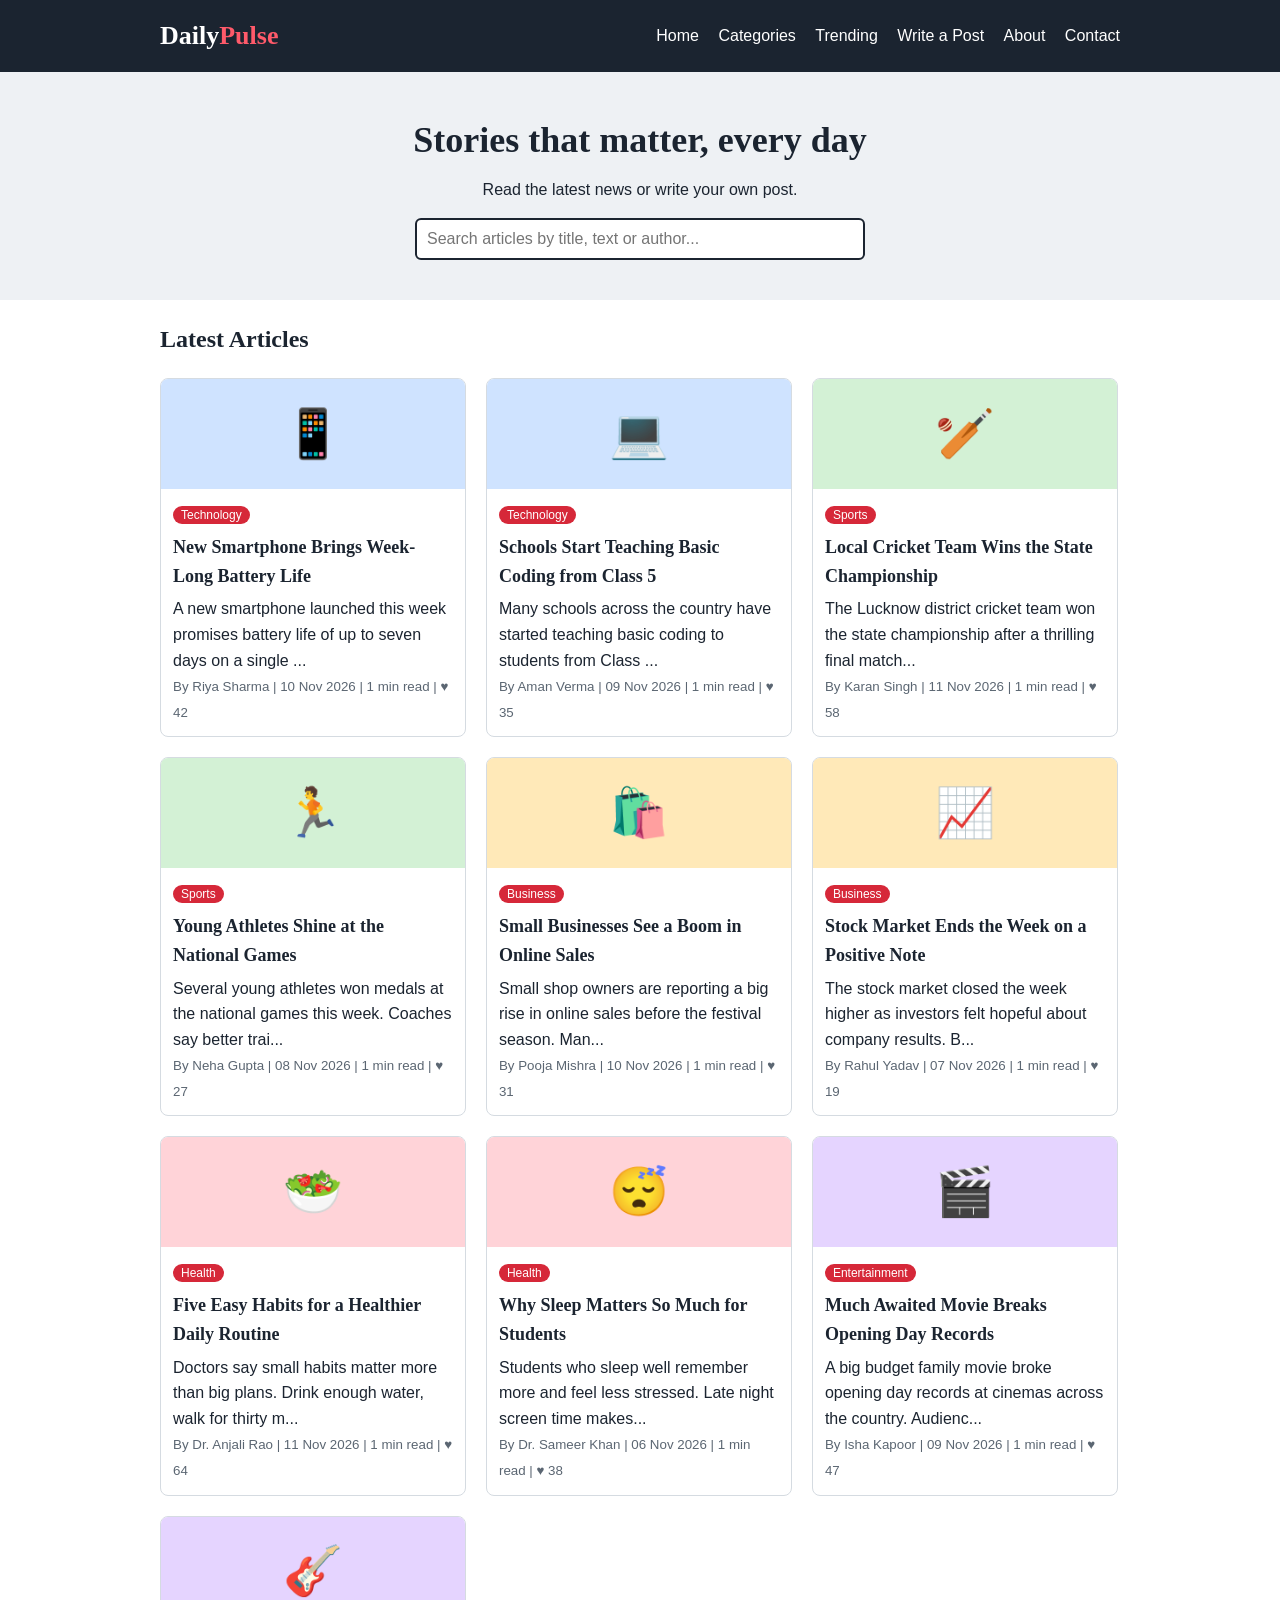
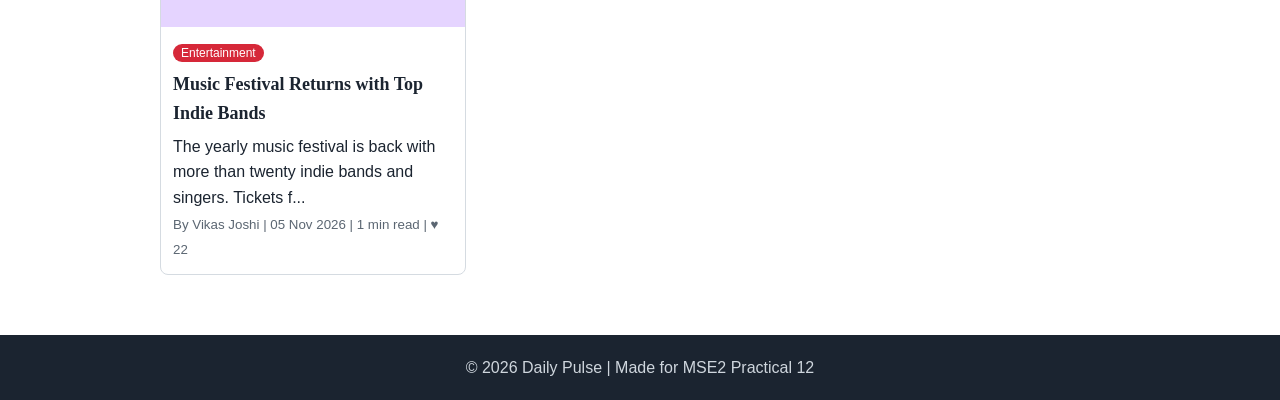
<file: index.html>
<!DOCTYPE html>
<html lang="en">
<head>
  <meta charset="UTF-8">
  <meta name="viewport" content="width=device-width, initial-scale=1.0">
  <title>Home - Daily Pulse</title>
  <link rel="stylesheet" href="style.css">
</head>
<body>
<header>
  <div class="top">
    <div class="logo">Daily<span>Pulse</span></div>
    <nav>
      <a href="index.html">Home</a>
      <a href="categories.html">Categories</a>
      <a href="trending.html">Trending</a>
      <a href="write.html">Write a Post</a>
      <a href="about.html">About</a>
      <a href="contact.html">Contact</a>
    </nav>
  </div>
</header>
<div class="hero">
  <h1>Stories that matter, every day</h1>
  <p>Read the latest news or write your own post.</p>
  <input type="text" id="homeSearch" class="search" placeholder="Search articles by title, text or author...">
</div>
<div class="container">
  <h2>Latest Articles</h2>
  <div class="grid" id="homeGrid"></div>
</div>
<footer>&copy; <span id="year"></span> Daily Pulse | Made for MSE2 Practical 12</footer>
<script src="script.js"></script>
</body>
</html>
</file>
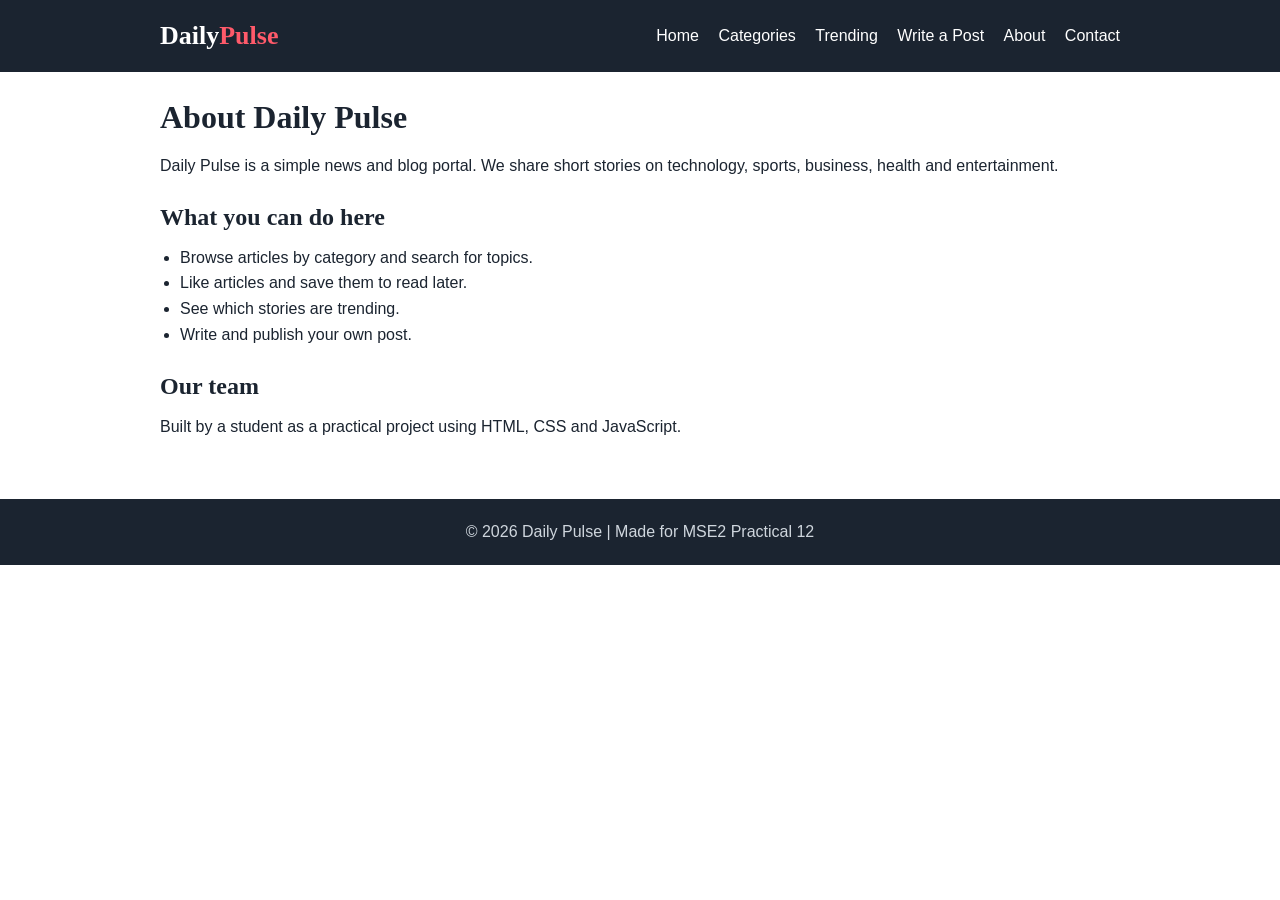
<file: about.html>
<!DOCTYPE html>
<html lang="en">
<head>
  <meta charset="UTF-8">
  <meta name="viewport" content="width=device-width, initial-scale=1.0">
  <title>About - Daily Pulse</title>
  <link rel="stylesheet" href="style.css">
</head>
<body>
<header>
  <div class="top">
    <div class="logo">Daily<span>Pulse</span></div>
    <nav>
      <a href="index.html">Home</a>
      <a href="categories.html">Categories</a>
      <a href="trending.html">Trending</a>
      <a href="write.html">Write a Post</a>
      <a href="about.html">About</a>
      <a href="contact.html">Contact</a>
    </nav>
  </div>
</header>
<div class="container">
  <h1>About Daily Pulse</h1>
  <p style="margin-top:10px">Daily Pulse is a simple news and blog portal. We share short stories on technology, sports, business, health and entertainment.</p>
  <h2 style="margin-top:20px">What you can do here</h2>
  <ul style="margin-left:20px;margin-top:8px">
    <li>Browse articles by category and search for topics.</li>
    <li>Like articles and save them to read later.</li>
    <li>See which stories are trending.</li>
    <li>Write and publish your own post.</li>
  </ul>
  <h2 style="margin-top:20px">Our team</h2>
  <p style="margin-top:8px">Built by a student as a practical project using HTML, CSS and JavaScript.</p>
</div>
<footer>&copy; <span id="year"></span> Daily Pulse | Made for MSE2 Practical 12</footer>
<script src="script.js"></script>
</body>
</html>
</file>
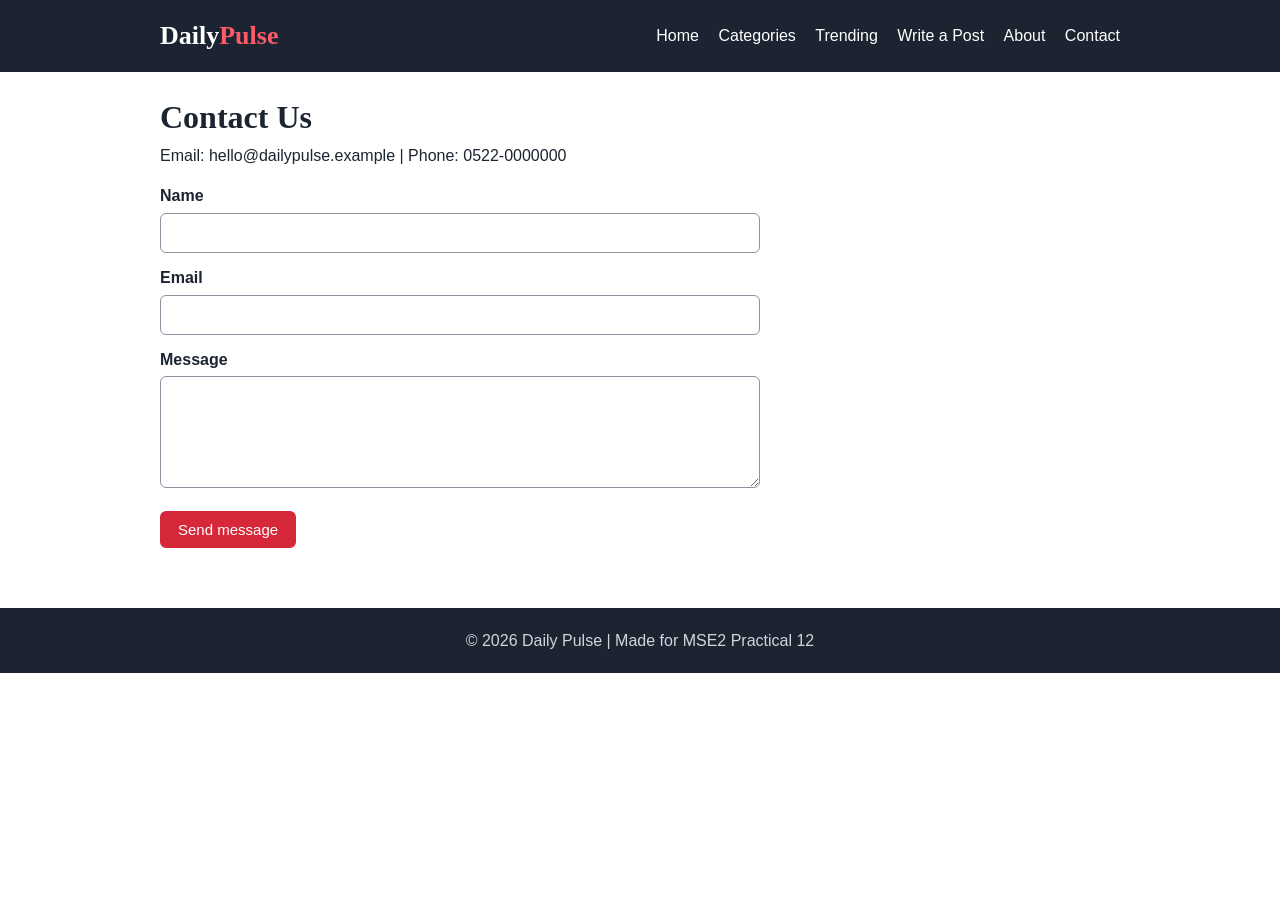
<file: contact.html>
<!DOCTYPE html>
<html lang="en">
<head>
  <meta charset="UTF-8">
  <meta name="viewport" content="width=device-width, initial-scale=1.0">
  <title>Contact - Daily Pulse</title>
  <link rel="stylesheet" href="style.css">
</head>
<body>
<header>
  <div class="top">
    <div class="logo">Daily<span>Pulse</span></div>
    <nav>
      <a href="index.html">Home</a>
      <a href="categories.html">Categories</a>
      <a href="trending.html">Trending</a>
      <a href="write.html">Write a Post</a>
      <a href="about.html">About</a>
      <a href="contact.html">Contact</a>
    </nav>
  </div>
</header>
<div class="container">
  <h1>Contact Us</h1>
  <p>Email: hello@dailypulse.example | Phone: 0522-0000000</p>
  <form id="contactForm">
    <label for="cname">Name</label>
    <input type="text" id="cname">
    <label for="cemail">Email</label>
    <input type="text" id="cemail">
    <label for="cmessage">Message</label>
    <textarea id="cmessage" rows="5"></textarea>
    <p id="cmsg"></p>
    <button type="submit" class="btn main">Send message</button>
  </form>
</div>
<footer>&copy; <span id="year"></span> Daily Pulse | Made for MSE2 Practical 12</footer>
<script src="script.js"></script>
</body>
</html>
</file>
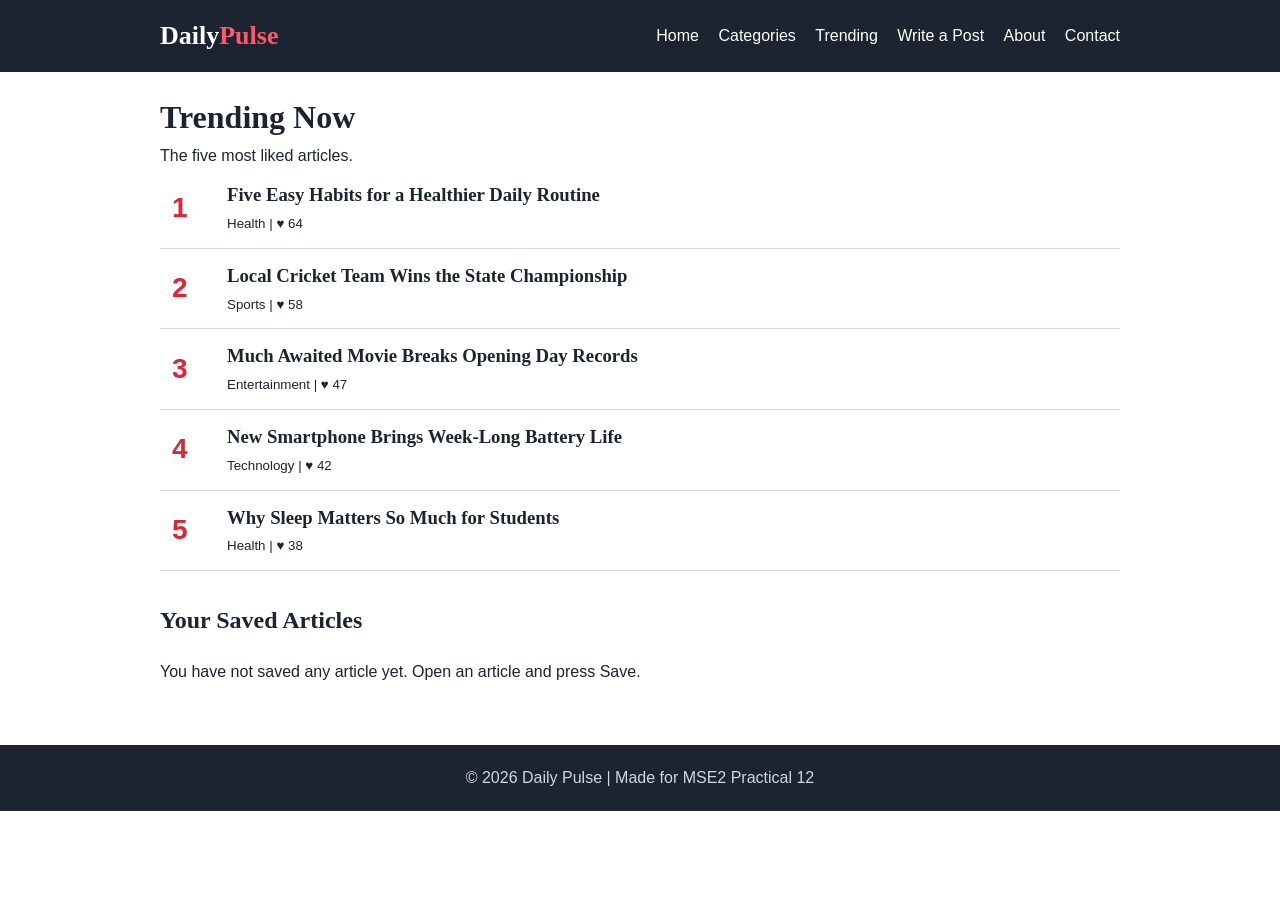
<file: trending.html>
<!DOCTYPE html>
<html lang="en">
<head>
  <meta charset="UTF-8">
  <meta name="viewport" content="width=device-width, initial-scale=1.0">
  <title>Trending - Daily Pulse</title>
  <link rel="stylesheet" href="style.css">
</head>
<body>
<header>
  <div class="top">
    <div class="logo">Daily<span>Pulse</span></div>
    <nav>
      <a href="index.html">Home</a>
      <a href="categories.html">Categories</a>
      <a href="trending.html">Trending</a>
      <a href="write.html">Write a Post</a>
      <a href="about.html">About</a>
      <a href="contact.html">Contact</a>
    </nav>
  </div>
</header>
<div class="container">
  <h1>Trending Now</h1>
  <p>The five most liked articles.</p>
  <div id="trendBox"></div>
  <h2 style="margin-top:30px">Your Saved Articles</h2>
  <div class="grid" id="savedGrid"></div>
</div>
<footer>&copy; <span id="year"></span> Daily Pulse | Made for MSE2 Practical 12</footer>
<script src="script.js"></script>
</body>
</html>
</file>
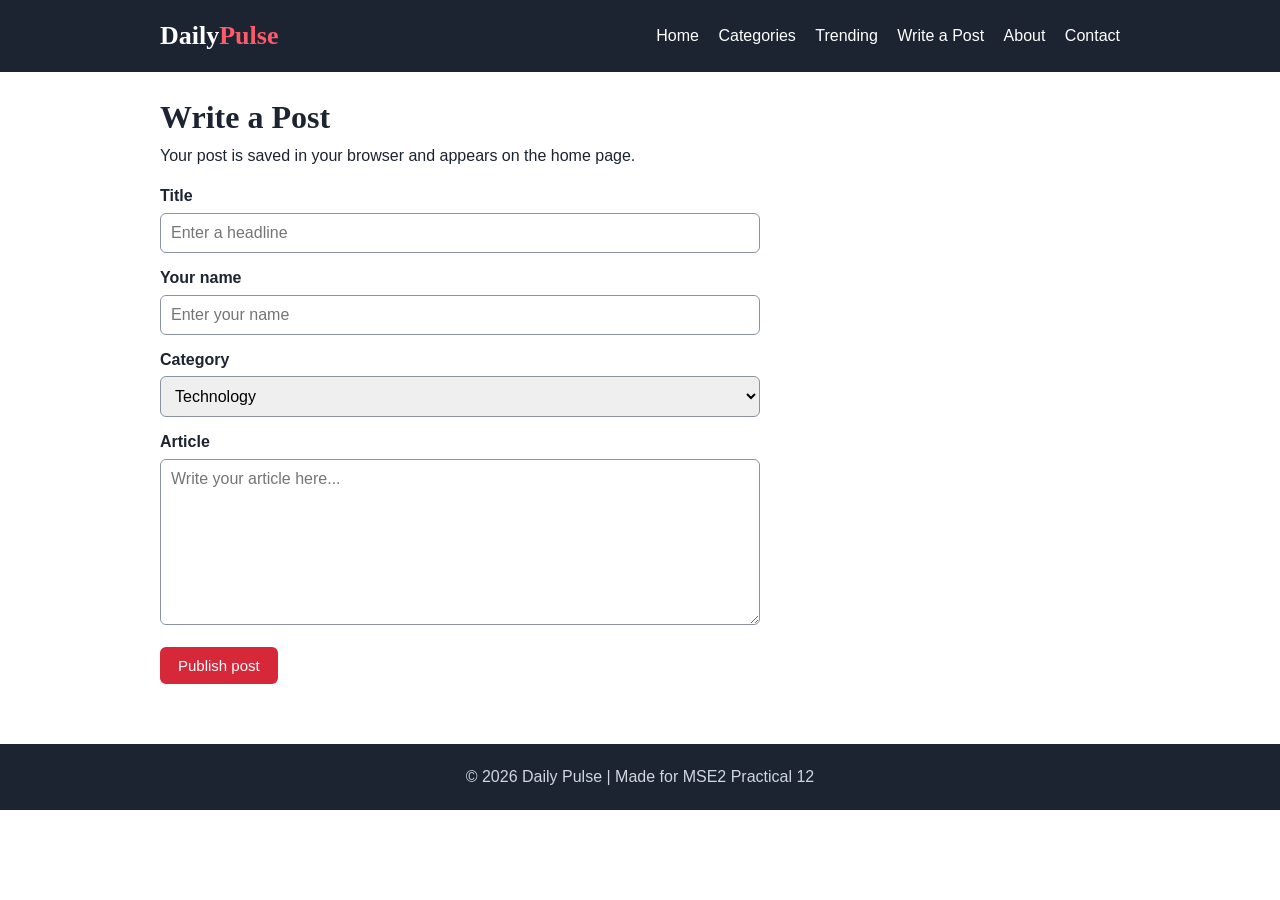
<file: write.html>
<!DOCTYPE html>
<html lang="en">
<head>
  <meta charset="UTF-8">
  <meta name="viewport" content="width=device-width, initial-scale=1.0">
  <title>Write a Post - Daily Pulse</title>
  <link rel="stylesheet" href="style.css">
</head>
<body>
<header>
  <div class="top">
    <div class="logo">Daily<span>Pulse</span></div>
    <nav>
      <a href="index.html">Home</a>
      <a href="categories.html">Categories</a>
      <a href="trending.html">Trending</a>
      <a href="write.html">Write a Post</a>
      <a href="about.html">About</a>
      <a href="contact.html">Contact</a>
    </nav>
  </div>
</header>
<div class="container">
  <h1>Write a Post</h1>
  <p>Your post is saved in your browser and appears on the home page.</p>
  <form id="postForm">
    <label for="title">Title</label>
    <input type="text" id="title" placeholder="Enter a headline">
    <label for="author">Your name</label>
    <input type="text" id="author" placeholder="Enter your name">
    <label for="category">Category</label>
    <select id="category">
      <option>Technology</option><option>Sports</option><option>Business</option>
      <option>Health</option><option>Entertainment</option>
    </select>
    <label for="text">Article</label>
    <textarea id="text" rows="8" placeholder="Write your article here..."></textarea>
    <p id="msg"></p>
    <button type="submit" class="btn main">Publish post</button>
  </form>
</div>
<footer>&copy; <span id="year"></span> Daily Pulse | Made for MSE2 Practical 12</footer>
<script src="script.js"></script>
</body>
</html>
</file>
<file: style.css>
/* ---------- Basic setup ---------- */
* { box-sizing: border-box; margin: 0; padding: 0; }
body { font-family: Arial, sans-serif; background: #ffffff; color: #1b2430; line-height: 1.6; }
a { color: inherit; text-decoration: none; }
h1, h2, h3 { font-family: Georgia, serif; }
.container { max-width: 1000px; margin: 0 auto; padding: 20px; }

/* ---------- Header and navigation ---------- */
header { background: #1b2430; color: white; }
.top { max-width: 1000px; margin: 0 auto; padding: 15px 20px; display: flex; justify-content: space-between; align-items: center; flex-wrap: wrap; }
.logo { font-family: Georgia, serif; font-size: 26px; font-weight: bold; }
.logo span { color: #ff5a6a; }
nav a { margin-left: 15px; padding: 5px 0; border-bottom: 2px solid transparent; }
nav a:hover { border-bottom-color: #ff5a6a; }

/* ---------- Hero ---------- */
.hero { background: #eef1f4; padding: 40px 20px; text-align: center; }
.hero h1 { font-size: 36px; margin-bottom: 8px; }
.search { width: 100%; max-width: 450px; padding: 10px; margin-top: 15px; border: 2px solid #1b2430; border-radius: 6px; font-size: 16px; }

/* ---------- Article cards ---------- */
.grid { display: flex; flex-wrap: wrap; gap: 20px; margin-top: 20px; }
.card { width: calc(33.33% - 14px); border: 1px solid #d5dbe1; border-radius: 8px; overflow: hidden; }
.thumb { height: 110px; font-size: 48px; display: flex; align-items: center; justify-content: center; background: #ccc; }
.technology { background: #cfe3ff; } .sports { background: #d3f1d5; } .business { background: #ffe9b8; }
.health { background: #ffd3d8; } .entertainment { background: #e5d4ff; }
.card-body { padding: 12px; }
.card-body h3 { font-size: 18px; margin: 6px 0; }
.card-body h3 a:hover { color: #d62839; }
.card-body small { color: #5b6672; }
.tag { background: #d62839; color: white; font-size: 12px; padding: 2px 8px; border-radius: 10px; }

/* ---------- Tabs and buttons ---------- */
.tabs { display: flex; flex-wrap: wrap; gap: 8px; margin: 15px 0; }
.tab, .btn { padding: 8px 16px; border: 2px solid #1b2430; background: white; border-radius: 20px; cursor: pointer; font-size: 15px; }
.tab.active, .btn.on { background: #1b2430; color: white; }
.btn { border-radius: 6px; }
.btn.main { background: #d62839; border-color: #d62839; color: white; }

/* ---------- Article page ---------- */
.article { max-width: 700px; margin: 0 auto; }
.article h1 { font-size: 32px; margin: 10px 0; }
.article .big { font-size: 80px; text-align: center; padding: 20px; border-radius: 8px; margin: 15px 0; }
.article p { margin-bottom: 15px; font-size: 18px; }
.actions { display: flex; gap: 10px; margin: 15px 0; }

/* ---------- Trending list ---------- */
.rank { display: flex; align-items: center; gap: 15px; padding: 12px; border-bottom: 1px solid #d5dbe1; }
.rank b { font-size: 28px; color: #d62839; width: 40px; }

/* ---------- Forms ---------- */
form { max-width: 600px; margin-top: 15px; }
label { display: block; margin-top: 12px; font-weight: bold; }
input, select, textarea { width: 100%; padding: 10px; margin-top: 4px; border: 1px solid #8a94a0; border-radius: 6px; font-size: 16px; font-family: inherit; }
.error { color: #d62839; margin-top: 10px; font-weight: bold; }
.success { color: #1a7f37; margin-top: 10px; font-weight: bold; }
form button { margin-top: 15px; }

/* ---------- Footer ---------- */
footer { background: #1b2430; color: #cfd6dd; text-align: center; padding: 20px; margin-top: 40px; }

/* ---------- Responsive (tablet and mobile) ---------- */
@media (max-width: 800px) { .card { width: calc(50% - 10px); } }
@media (max-width: 550px) {
  .card { width: 100%; }
  .top { flex-direction: column; }
  nav { margin-top: 10px; text-align: center; }
  nav a { margin: 0 7px; }
  .hero h1 { font-size: 26px; }
}
</file>
